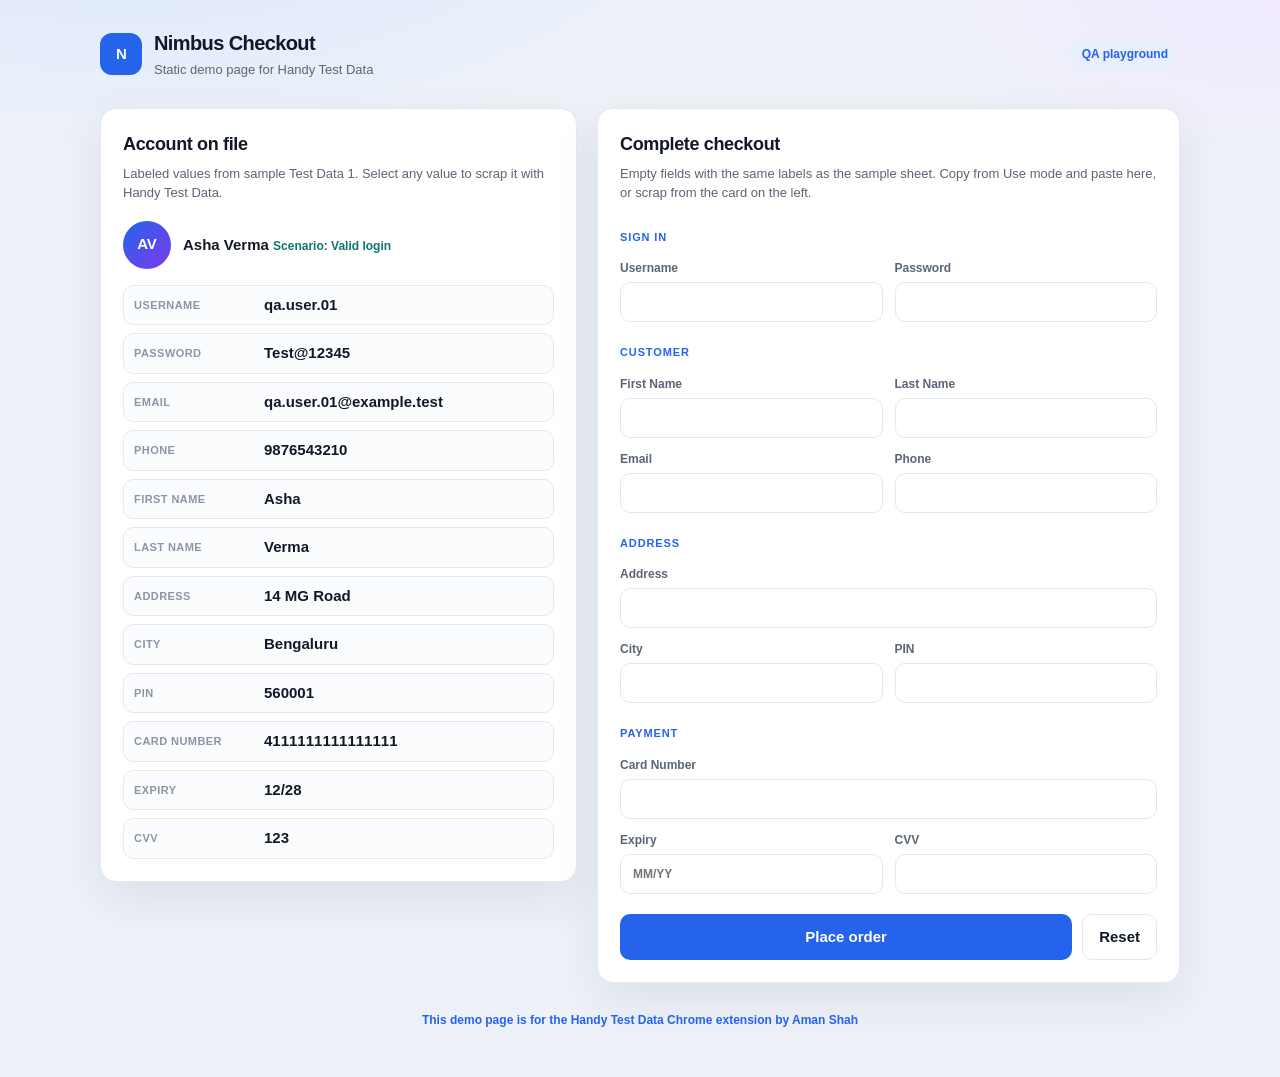
<file: demo/index.html>
<!DOCTYPE html>
<html lang="en">
  <head>
    <meta charset="UTF-8" />
    <meta name="viewport" content="width=device-width, initial-scale=1" />
    <title>Nimbus Checkout — Handy Test Data demo</title>
    <style>
      :root {
        --bg: #eef2f8;
        --surface: #ffffff;
        --ink: #111827;
        --muted: #5b6575;
        --faint: #8b95a5;
        --line: #e4e8f0;
        --accent: #2563eb;
        --accent-hover: #1d4ed8;
        --accent-soft: #e8eefc;
        --ok: #0f766e;
        --radius: 16px;
        --shadow: 0 18px 50px rgba(15, 23, 42, 0.08);
      }

      * {
        box-sizing: border-box;
      }

      html,
      body {
        margin: 0;
        min-height: 100%;
        background:
          radial-gradient(1200px 500px at 10% -10%, #dbe7ff 0%, transparent 55%),
          radial-gradient(900px 400px at 100% 0%, #f0e9ff 0%, transparent 45%),
          var(--bg);
        color: var(--ink);
        font: 15px/1.5 -apple-system, BlinkMacSystemFont, "Segoe UI", Helvetica, Arial, sans-serif;
      }

      .page {
        max-width: 1120px;
        margin: 0 auto;
        padding: 28px 20px 48px;
      }

      header {
        display: flex;
        align-items: center;
        justify-content: space-between;
        gap: 16px;
        margin-bottom: 28px;
      }

      .brand {
        display: flex;
        align-items: center;
        gap: 12px;
      }

      .logo {
        width: 42px;
        height: 42px;
        border-radius: 12px;
        background: var(--accent);
        color: #fff;
        display: grid;
        place-items: center;
        font-weight: 700;
        letter-spacing: -0.04em;
      }

      .brand h1 {
        margin: 0;
        font-size: 20px;
        letter-spacing: -0.03em;
      }

      .brand p {
        margin: 2px 0 0;
        color: var(--muted);
        font-size: 13px;
      }

      .badge {
        background: var(--accent-soft);
        color: var(--accent);
        border-radius: 999px;
        padding: 7px 12px;
        font-size: 12px;
        font-weight: 600;
      }

      .grid {
        display: grid;
        grid-template-columns: 0.9fr 1.1fr;
        gap: 20px;
        align-items: start;
      }

      @media (max-width: 860px) {
        .grid {
          grid-template-columns: 1fr;
        }
      }

      .card {
        background: var(--surface);
        border: 1px solid var(--line);
        border-radius: var(--radius);
        box-shadow: var(--shadow);
        padding: 22px;
      }

      .card h2 {
        margin: 0 0 6px;
        font-size: 18px;
        letter-spacing: -0.02em;
      }

      .lead {
        margin: 0 0 18px;
        color: var(--muted);
        font-size: 13px;
      }

      .profile-head {
        display: flex;
        align-items: center;
        gap: 12px;
        margin-bottom: 16px;
      }

      .avatar {
        width: 48px;
        height: 48px;
        border-radius: 50%;
        background: linear-gradient(135deg, #2563eb, #7c3aed);
        color: #fff;
        display: grid;
        place-items: center;
        font-weight: 700;
      }

      .scenario {
        display: inline-block;
        margin-top: 4px;
        color: var(--ok);
        font-size: 12px;
        font-weight: 600;
      }

      dl {
        margin: 0;
        display: grid;
        gap: 8px;
      }

      .row {
        display: grid;
        grid-template-columns: 120px 1fr;
        gap: 10px;
        padding: 8px 10px;
        border: 1px solid var(--line);
        border-radius: 10px;
        background: #fbfcfe;
      }

      dt {
        color: var(--faint);
        font-size: 11px;
        font-weight: 600;
        letter-spacing: 0.04em;
        text-transform: uppercase;
        align-self: center;
      }

      dd {
        margin: 0;
        font-weight: 600;
        word-break: break-word;
      }

      form {
        display: grid;
        gap: 14px;
      }

      .section-label {
        margin: 8px 0 0;
        color: var(--accent);
        font-size: 11px;
        font-weight: 700;
        letter-spacing: 0.08em;
        text-transform: uppercase;
      }

      .fields {
        display: grid;
        grid-template-columns: 1fr 1fr;
        gap: 12px;
      }

      .fields .wide {
        grid-column: 1 / -1;
      }

      label {
        display: flex;
        flex-direction: column;
        gap: 5px;
        font-size: 12px;
        font-weight: 600;
        color: var(--muted);
      }

      input {
        border: 1px solid var(--line);
        border-radius: 10px;
        padding: 10px 12px;
        font: inherit;
        color: var(--ink);
        background: #fff;
      }

      input:focus {
        outline: 2px solid var(--accent);
        outline-offset: 1px;
        border-color: var(--accent);
      }

      .actions {
        display: flex;
        gap: 10px;
        margin-top: 6px;
      }

      button {
        border: 0;
        border-radius: 10px;
        padding: 11px 16px;
        font: inherit;
        font-weight: 600;
        cursor: pointer;
      }

      .primary {
        background: var(--accent);
        color: #fff;
        flex: 1;
      }

      .primary:hover {
        background: var(--accent-hover);
      }

      .ghost {
        background: #fff;
        color: var(--ink);
        border: 1px solid var(--line);
      }

      footer {
        margin-top: 28px;
        text-align: center;
        color: var(--accent);
        font-size: 12px;
        font-weight: 700;
      }

      .hint {
        margin-top: 14px;
        padding: 10px 12px;
        background: var(--accent-soft);
        color: #1e3a8a;
        border-radius: 10px;
        font-size: 12px;
      }
    </style>
  </head>
  <body>
    <div class="page">
      <header>
        <div class="brand">
          <div class="logo">N</div>
          <div>
            <h1>Nimbus Checkout</h1>
            <p>Static demo page for Handy Test Data</p>
          </div>
        </div>
        <span class="badge">QA playground</span>
      </header>

      <div class="grid">
        <section class="card" aria-label="Account on file">
          <h2>Account on file</h2>
          <p class="lead">Labeled values from sample Test Data 1. Select any value to scrap it with Handy Test Data.</p>
          <div class="profile-head">
            <div class="avatar">AV</div>
            <div>
              <strong>Asha Verma</strong>
              <div class="scenario">Scenario: Valid login</div>
            </div>
          </div>
          <dl>
            <div class="row"><dt>Username</dt><dd>qa.user.01</dd></div>
            <div class="row"><dt>Password</dt><dd>Test@12345</dd></div>
            <div class="row"><dt>Email</dt><dd>qa.user.01@example.test</dd></div>
            <div class="row"><dt>Phone</dt><dd>9876543210</dd></div>
            <div class="row"><dt>First Name</dt><dd>Asha</dd></div>
            <div class="row"><dt>Last Name</dt><dd>Verma</dd></div>
            <div class="row"><dt>Address</dt><dd>14 MG Road</dd></div>
            <div class="row"><dt>City</dt><dd>Bengaluru</dd></div>
            <div class="row"><dt>PIN</dt><dd>560001</dd></div>
            <div class="row"><dt>Card Number</dt><dd>4111111111111111</dd></div>
            <div class="row"><dt>Expiry</dt><dd>12/28</dd></div>
            <div class="row"><dt>CVV</dt><dd>123</dd></div>
          </dl>
        </section>

        <section class="card" aria-label="Checkout form">
          <h2>Complete checkout</h2>
          <p class="lead">Empty fields with the same labels as the sample sheet. Copy from Use mode and paste here, or scrap from the card on the left.</p>
          <form action="#" method="get" onsubmit="event.preventDefault(); this.querySelector('.hint').hidden = false;">
            <p class="section-label">Sign in</p>
            <div class="fields">
              <label>Username <input name="username" id="username" autocomplete="username" /></label>
              <label>Password <input name="password" id="password" type="password" autocomplete="current-password" /></label>
            </div>

            <p class="section-label">Customer</p>
            <div class="fields">
              <label>First Name <input name="first-name" id="first-name" autocomplete="given-name" /></label>
              <label>Last Name <input name="last-name" id="last-name" autocomplete="family-name" /></label>
              <label>Email <input name="email" id="email" type="email" autocomplete="email" /></label>
              <label>Phone <input name="phone" id="phone" autocomplete="tel" /></label>
            </div>

            <p class="section-label">Address</p>
            <div class="fields">
              <label class="wide">Address <input name="address" id="address" autocomplete="street-address" /></label>
              <label>City <input name="city" id="city" autocomplete="address-level2" /></label>
              <label>PIN <input name="pin" id="pin" autocomplete="postal-code" /></label>
            </div>

            <p class="section-label">Payment</p>
            <div class="fields">
              <label class="wide">Card Number <input name="card-number" id="card-number" inputmode="numeric" /></label>
              <label>Expiry <input name="expiry" id="expiry" placeholder="MM/YY" /></label>
              <label>CVV <input name="cvv" id="cvv" inputmode="numeric" /></label>
            </div>

            <div class="actions">
              <button class="primary" type="submit">Place order</button>
              <button class="ghost" type="reset">Reset</button>
            </div>
            <p class="hint" hidden>Demo only — nothing is submitted. Swap Test Data rows in Handy Test Data and try again.</p>
          </form>
        </section>
      </div>

      <footer>This demo page is for the Handy Test Data Chrome extension by Aman Shah</footer>
    </div>
  </body>
</html>
</file>
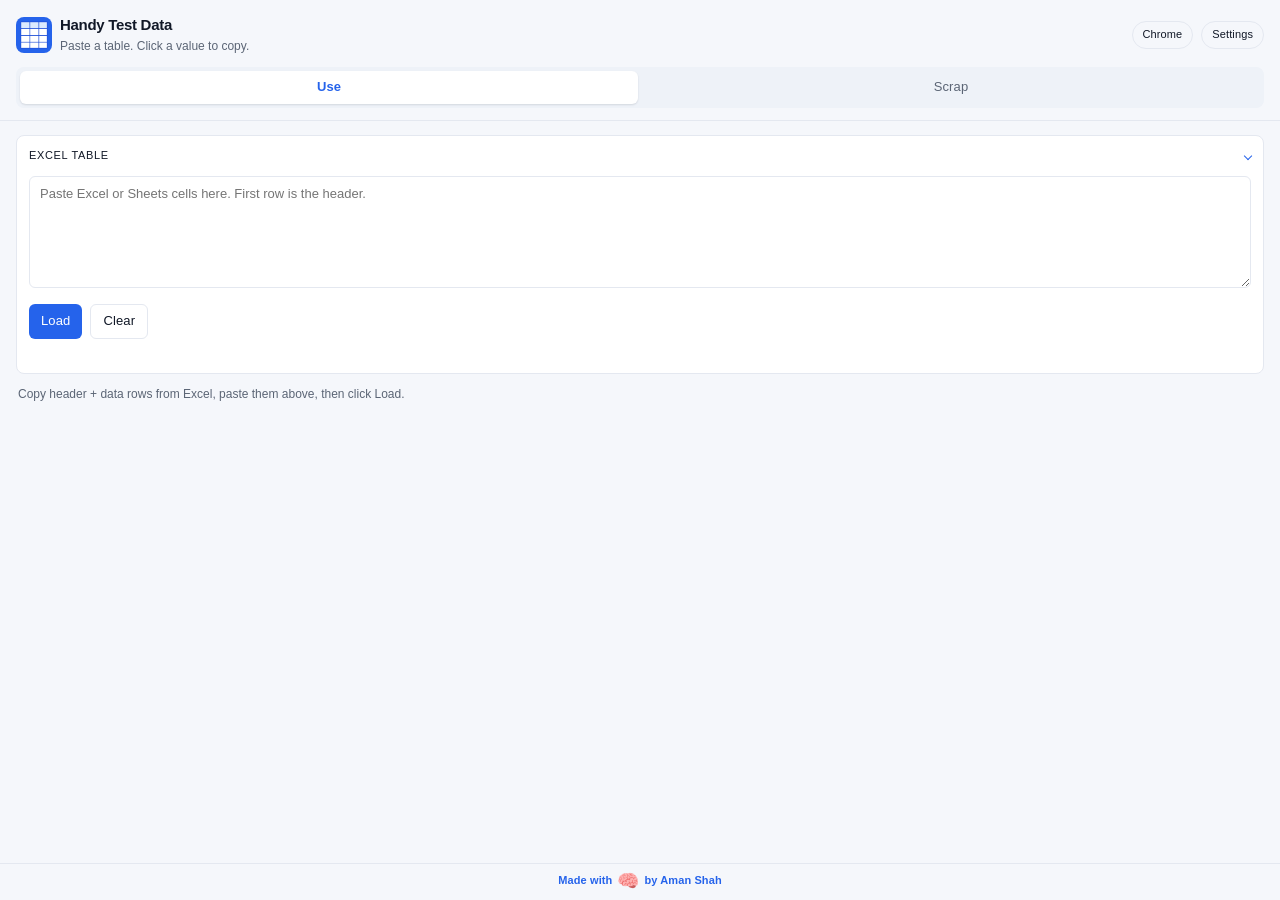
<file: sidepanel.html>
<!DOCTYPE html>
<html lang="en">
  <head>
    <meta charset="UTF-8" />
    <meta name="viewport" content="width=device-width, initial-scale=1" />
    <meta
      http-equiv="Content-Security-Policy"
      content="default-src 'none'; style-src 'self'; script-src 'self'; img-src 'self'; connect-src 'none'; base-uri 'none'; form-action 'none'"
    />
    <title>Handy Test Data</title>
    <link rel="stylesheet" href="sidepanel.css" />
  </head>
  <body>
    <div class="top-chrome">
      <header class="app-header">
        <img class="app-icon" src="icons/icon48.png" width="36" height="36" alt="" />
        <div class="header-copy">
          <h1>Handy Test Data</h1>
          <p id="header-blurb">Paste a table. Click a value to copy.</p>
        </div>
        <button type="button" id="theme-toggle" class="theme-toggle" aria-label="Matching Chrome. Switch to dark mode">
          Chrome
        </button>
        <button type="button" id="settings-toggle" class="theme-toggle" aria-label="Open settings">
          Settings
        </button>
      </header>

      <div id="mode-switch" class="mode-switch" role="group" aria-label="Mode">
        <button type="button" id="mode-use" class="mode-btn active" aria-pressed="true">Use</button>
        <button type="button" id="mode-scrap" class="mode-btn" aria-pressed="false">Scrap</button>
      </div>
    </div>

    <div class="panel-body">
      <div id="use-mode">
        <section class="paste-card" aria-label="Excel table">
          <button
            type="button"
            id="paste-toggle"
            class="accordion-toggle"
            aria-expanded="true"
            aria-controls="paste-panel"
          >
            <span>Excel table</span>
            <span class="chevron" aria-hidden="true"></span>
          </button>
          <div id="paste-panel" class="accordion-panel">
            <label class="visually-hidden" for="paste-input">Paste Excel table</label>
            <textarea
              id="paste-input"
              rows="5"
              spellcheck="false"
              autocomplete="off"
              placeholder="Paste Excel or Sheets cells here. First row is the header."
            ></textarea>
            <div class="actions">
              <button id="load-btn" type="button" class="primary">Load</button>
              <button id="clear-btn" type="button" class="ghost">Clear</button>
            </div>
            <p id="status-message" class="status" role="status" aria-live="polite"></p>
          </div>
        </section>

        <section id="results" class="results hidden" aria-label="Test data">
          <label class="field-label" for="row-select">Test data set</label>
          <select id="row-select"></select>
          <p id="row-subtitle" class="subtitle"></p>
          <div id="fields" class="fields"></div>
        </section>

        <p id="empty-state" class="empty-state">
          Copy header + data rows from Excel, paste them above, then click Load.
        </p>
      </div>

      <div id="scrap-mode" class="hidden">
        <div class="mode-switch scrap-tabs" role="group" aria-label="Scrap type">
          <button type="button" id="scrap-tab-headered" class="mode-btn active" aria-pressed="true">Headered</button>
          <button type="button" id="scrap-tab-unorganised" class="mode-btn" aria-pressed="false">Random</button>
        </div>

        <div id="scrap-headered">
          <section class="paste-card" aria-label="Header row">
            <button
              type="button"
              id="scrap-header-toggle"
              class="accordion-toggle"
              aria-expanded="true"
              aria-controls="scrap-header-panel"
            >
              <span>Header row</span>
              <span class="chevron" aria-hidden="true"></span>
            </button>
            <div id="scrap-header-panel" class="accordion-panel">
              <label class="visually-hidden" for="scrap-header-input">Paste header row</label>
              <textarea
                id="scrap-header-input"
                rows="2"
                spellcheck="false"
                autocomplete="off"
                placeholder="Paste or type the Excel header row."
              ></textarea>
              <div class="actions">
                <button id="scrap-set-headers" type="button" class="primary">Set headers</button>
                <button id="scrap-use-headers" type="button" class="ghost">Use table headers</button>
                <button id="scrap-clear-headers" type="button" class="ghost">Clear headers</button>
              </div>
              <p id="scrap-status" class="status" role="status" aria-live="polite"></p>
            </div>
          </section>

          <section id="scrap-form" class="results hidden" aria-label="Scrap fields">
            <div class="row-switch" role="group" aria-label="Scrap rows">
              <button id="scrap-row-prev" type="button" class="row-nav" aria-label="Previous row">‹</button>
              <div id="scrap-row-chips" class="row-chips"></div>
              <button id="scrap-add-row" type="button" class="row-add">+ Row</button>
              <button id="scrap-row-next" type="button" class="row-nav" aria-label="Next row">›</button>
            </div>
            <div id="scrap-fields" class="fields"></div>
          </section>

          <p id="scrap-empty" class="empty-state">
            Paste a header row, or use the table headers from Use mode.
          </p>
        </div>

        <div id="scrap-unorganised" class="hidden">
          <p id="unorg-hint" class="empty-state">
            Select text on a page, then press Alt + Shift + S or use Add selected text below.
          </p>
          <div id="unorg-list" class="fields"></div>
          <div class="unorg-capture">
            <p class="field-label">Add selected text</p>
            <div class="actions unorg-actions">
              <button id="unorg-as-label" type="button" class="ghost">As Label</button>
              <button id="unorg-as-value-to-last" type="button" class="ghost" disabled>As Value To Last Label</button>
              <button id="unorg-as-value" type="button" class="ghost">As Value</button>
            </div>
          </div>
          <p id="unorg-status" class="status" role="status" aria-live="polite"></p>
        </div>
      </div>

      <div id="settings-view" class="hidden">
        <section class="results" aria-label="Chrome color">
          <p class="field-label">Chrome color</p>
          <p class="subtitle">
            Chrome does not share the Appearance color chip with extensions. Pick the same color
            here when the header is set to Chrome.
          </p>
          <div
            id="chrome-color-chips"
            class="chrome-color-chips"
            role="listbox"
            aria-label="Chrome appearance colors"
          ></div>
          <label class="chrome-color-custom">
            Custom
            <input id="chrome-color-custom" type="color" value="#8cabe4" />
          </label>
        </section>
        <section class="results" aria-label="Shortcut settings">
          <p class="field-label">Capture shortcut</p>
          <p id="shortcut-display" class="shortcut-display">Alt + Shift + S</p>
          <p class="subtitle">Select text on a website, then press this combo to add it to Random scrap.</p>
          <div class="actions">
            <button id="shortcut-record" type="button" class="primary">Record shortcut</button>
            <button id="shortcut-reset" type="button" class="ghost">Reset</button>
          </div>
          <p id="shortcut-status" class="status" role="status" aria-live="polite"></p>
        </section>
      </div>
    </div>

    <div id="scrap-actions" class="sticky-actions hidden">
      <div id="scrap-capture" class="unorg-capture hidden">
        <p class="field-label">Add selected text</p>
        <div id="scrap-capture-actions" class="actions unorg-actions"></div>
      </div>
      <label class="copy-option">
        <input id="scrap-include-header" type="checkbox" />
        Include Header
      </label>
      <div class="actions">
        <button id="scrap-copy" type="button" class="primary" title="Copy as Excel rows">Copy Row</button>
        <button id="scrap-clear-values" type="button" class="ghost" title="Clear values in the active row">Clear Row</button>
        <button id="scrap-clear-all" type="button" class="ghost hidden" title="Delete all rows. Headers stay.">Delete Rows</button>
      </div>
    </div>

    <footer class="app-footer">
      Made with <span class="brain-icon" aria-hidden="true">🧠</span> by Aman Shah
    </footer>

    <div id="toast" class="toast" role="status" aria-live="polite"></div>

    <script src="parser.js"></script>
    <script src="sidepanel.js"></script>
  </body>
</html>
</file>
<file: sidepanel.css>
:root {
  --bg: #f5f7fb;
  --surface: #ffffff;
  --ink: #111827;
  --muted: #5b6575;
  --faint: #8b95a5;
  --line: #e4e8f0;
  --fill: #eef2f8;
  --fill-hover: #e5ebf5;
  --accent: #2563eb;
  --accent-hover: #1d4ed8;
  --accent-soft: #e8eefc;
  --on-accent: #ffffff;
  --radius: 8px;
  color-scheme: light;
}

:root[data-theme="dark"] {
  --bg: #0f141c;
  --surface: #171d28;
  --ink: #f3f5f8;
  --muted: #9aa4b5;
  --faint: #7d8798;
  --line: #2a3342;
  --fill: #1e2633;
  --fill-hover: #252e3d;
  --accent: #60a5fa;
  --accent-hover: #3b82f6;
  --accent-soft: #1b283c;
  --on-accent: #0b1220;
  color-scheme: dark;
}

@media (prefers-color-scheme: dark) {
  :root:not([data-theme="light"]) {
    --bg: #0f141c;
    --surface: #171d28;
    --ink: #f3f5f8;
    --muted: #9aa4b5;
    --faint: #7d8798;
    --line: #2a3342;
    --fill: #1e2633;
    --fill-hover: #252e3d;
    --accent: #60a5fa;
    --accent-hover: #3b82f6;
    --accent-soft: #1b283c;
    --on-accent: #0b1220;
    color-scheme: dark;
  }
}

html[data-chrome-color] {
  --bg: var(--seed-bg) !important;
  --surface: var(--seed-surface) !important;
  --ink: var(--seed-ink) !important;
  --muted: var(--seed-muted) !important;
  --faint: var(--seed-faint) !important;
  --line: var(--seed-line) !important;
  --fill: var(--seed-fill) !important;
  --fill-hover: var(--seed-fill-hover) !important;
  --accent: var(--seed-accent) !important;
  --accent-hover: var(--seed-accent-hover) !important;
  --accent-soft: var(--seed-accent-soft) !important;
  --on-accent: var(--seed-on-accent) !important;
}

html[data-chrome-color="dark"] {
  color-scheme: dark !important;
}

html[data-chrome-color="light"] {
  color-scheme: light !important;
}

* {
  box-sizing: border-box;
}

html,
body {
  margin: 0;
  padding: 0;
  height: 100%;
  background: var(--bg);
  color: var(--ink);
  font: 13px/1.45 -apple-system, BlinkMacSystemFont, "Segoe UI", Helvetica, Arial, sans-serif;
  -webkit-font-smoothing: antialiased;
}

body {
  min-height: 100vh;
  display: flex;
  flex-direction: column;
  overflow: hidden;
}

.top-chrome {
  flex-shrink: 0;
  padding: 14px 16px 12px;
  background: var(--bg);
  border-bottom: 1px solid var(--line);
}

.app-header {
  display: flex;
  align-items: center;
  gap: 8px;
  margin-bottom: 12px;
}

.app-icon {
  width: 36px;
  height: 36px;
  border-radius: 8px;
  flex-shrink: 0;
}

.header-copy {
  min-width: 0;
  flex: 1;
}

.header-copy h1 {
  margin: 0;
  font-size: 15px;
  font-weight: 600;
  letter-spacing: -0.02em;
}

.header-copy p {
  margin: 2px 0 0;
  color: var(--muted);
  font-size: 12px;
}

.theme-toggle {
  flex-shrink: 0;
  background: transparent;
  color: var(--ink);
  border: 1px solid var(--line);
  border-radius: 999px;
  padding: 5px 10px;
  font-size: 11px;
  font-weight: 500;
}

.theme-toggle:hover {
  background: var(--fill);
  border-color: var(--accent);
  color: var(--accent);
}

.mode-switch {
  display: grid;
  grid-template-columns: 1fr 1fr;
  gap: 4px;
  margin: 0;
  padding: 4px;
  background: var(--fill);
  border-radius: 8px;
}

.panel-body {
  flex: 1;
  overflow: auto;
  padding: 14px 16px 20px;
}

.sticky-actions {
  flex-shrink: 0;
  padding: 10px 16px 14px;
  background: var(--surface);
  border-top: 1px solid var(--line);
}

.sticky-actions .unorg-capture {
  margin: 0 0 10px;
}

.sticky-actions .unorg-capture .field-label {
  margin-bottom: 6px;
}

.sticky-actions .copy-option {
  margin: 0 0 8px;
}

.sticky-actions .actions {
  margin-top: 0;
}

.sticky-actions .actions button {
  flex: 1;
  min-width: 0;
  padding: 7px 8px;
  white-space: nowrap;
}

.mode-btn {
  background: transparent;
  color: var(--muted);
  border: 0;
  border-radius: 6px;
  padding: 7px 10px;
  font-weight: 500;
}

.mode-btn:hover {
  color: var(--ink);
  background: var(--fill-hover);
}

.mode-btn.active,
.mode-btn[aria-pressed="true"] {
  background: var(--surface);
  color: var(--accent);
  font-weight: 600;
  box-shadow: 0 1px 2px rgba(15, 23, 42, 0.12);
}

.mode-btn.active:hover,
.mode-btn[aria-pressed="true"]:hover {
  background: var(--surface);
  color: var(--accent);
}

.mode-btn:focus-visible {
  outline: 2px solid var(--accent);
  outline-offset: 2px;
}

.mode-btn.active:focus-visible,
.mode-btn[aria-pressed="true"]:focus-visible {
  outline-color: var(--accent-hover);
}

.scrap-tabs {
  margin-bottom: 12px;
}

.row-switch {
  display: flex;
  align-items: center;
  gap: 4px;
  margin: 0 0 10px;
  padding: 4px;
  background: var(--fill);
  border-radius: 8px;
}

.row-nav {
  flex-shrink: 0;
  width: 28px;
  padding: 4px 0;
  background: transparent;
  color: var(--ink);
  font-size: 16px;
  line-height: 1;
}

.row-nav:hover:not(:disabled) {
  color: var(--accent);
  background: var(--fill-hover);
}

.row-nav:disabled {
  opacity: 0.35;
  cursor: not-allowed;
}

.row-chips {
  position: relative;
  display: flex;
  flex: 1;
  min-width: 0;
  gap: 4px;
  overflow-x: auto;
  scroll-behavior: smooth;
  scrollbar-width: none;
}

.row-chips::-webkit-scrollbar {
  display: none;
}

.row-chip {
  flex: 0 0 auto;
  min-width: 36px;
  padding: 5px 8px;
  background: transparent;
  color: var(--muted);
  border: 0;
  border-radius: 6px;
  font-size: 12px;
  font-weight: 500;
}

.row-chip:hover {
  color: var(--ink);
  background: var(--fill-hover);
}

.row-chip.active {
  background: var(--surface);
  color: var(--accent);
  font-weight: 600;
  box-shadow: 0 1px 2px rgba(15, 23, 42, 0.12);
}

.row-add {
  flex-shrink: 0;
  min-width: 52px;
  padding: 5px 8px;
  background: var(--surface);
  color: var(--accent);
  border: 0;
  border-radius: 6px;
  font-size: 12px;
  font-weight: 600;
  box-shadow: 0 1px 2px rgba(15, 23, 42, 0.12);
}

.row-add:hover:not(:disabled) {
  color: var(--accent-hover);
}

.row-add:disabled {
  opacity: 0.35;
  cursor: not-allowed;
}

.shortcut-display {
  margin: 0 0 8px;
  font-size: 16px;
  font-weight: 600;
  letter-spacing: 0.01em;
}

.chrome-color-chips {
  display: flex;
  flex-wrap: wrap;
  gap: 10px;
  margin: 10px 0 12px;
}

.chrome-color-chip {
  width: 28px;
  height: 28px;
  padding: 0;
  border: 1px solid rgb(0 0 0 / 18%);
  border-radius: 50%;
  background: var(--fill);
  cursor: pointer;
}

.chrome-color-chip-default {
  background: conic-gradient(#d1d5db 0 50%, #4b5563 0);
}

.chrome-color-chip[aria-selected="true"] {
  outline: 2px solid var(--ink);
  outline-offset: 2px;
}

.chrome-color-custom {
  display: flex;
  align-items: center;
  gap: 8px;
  color: var(--muted);
  font-size: 12px;
}

.chrome-color-custom input {
  width: 28px;
  height: 28px;
  padding: 0;
  border: 1px solid var(--line);
  border-radius: 50%;
  background: transparent;
  cursor: pointer;
}

.unorg-item {
  position: relative;
  gap: 8px;
  padding-right: 30px;
}

.unorg-item label {
  display: flex;
  flex-direction: column;
  gap: 4px;
}

.paste-card,
.results {
  background: var(--surface);
  border: 1px solid var(--line);
  border-radius: var(--radius);
  padding: 12px;
  margin-bottom: 12px;
}

.paste-card {
  padding: 0;
}

.accordion-toggle {
  display: flex;
  align-items: center;
  justify-content: space-between;
  width: 100%;
  background: transparent;
  color: var(--ink);
  border: 0;
  border-radius: var(--radius);
  padding: 12px;
  font: inherit;
  font-size: 11px;
  font-weight: 500;
  letter-spacing: 0.06em;
  text-transform: uppercase;
  text-align: left;
}

.accordion-toggle:hover {
  background: var(--fill);
}

.chevron {
  width: 6px;
  height: 6px;
  border-right: 1.5px solid var(--accent);
  border-bottom: 1.5px solid var(--accent);
  transform: rotate(45deg);
  transition: transform 0.16s ease;
}

.paste-card.collapsed .chevron {
  transform: rotate(-45deg);
}

.accordion-panel {
  padding: 0 12px 12px;
}

.paste-card.collapsed .accordion-panel {
  display: none;
}

.visually-hidden {
  position: absolute;
  width: 1px;
  height: 1px;
  padding: 0;
  margin: -1px;
  overflow: hidden;
  clip: rect(0, 0, 0, 0);
  white-space: nowrap;
  border: 0;
}

.field-label {
  display: block;
  margin-bottom: 6px;
  font-size: 11px;
  font-weight: 500;
  color: var(--faint);
  letter-spacing: 0.06em;
  text-transform: uppercase;
}

textarea,
select,
input[type="text"] {
  width: 100%;
  border: 1px solid var(--line);
  border-radius: 6px;
  background: var(--surface);
  color: var(--ink);
  font: inherit;
  padding: 8px 10px;
  appearance: none;
}

textarea {
  resize: vertical;
  min-height: 88px;
}

#scrap-header-input {
  min-height: 56px;
}

select {
  background-image: linear-gradient(45deg, transparent 50%, var(--ink) 50%),
    linear-gradient(135deg, var(--ink) 50%, transparent 50%);
  background-position: calc(100% - 14px) 50%, calc(100% - 9px) 50%;
  background-size: 5px 5px, 5px 5px;
  background-repeat: no-repeat;
  padding-right: 28px;
}

textarea:focus,
select:focus,
input[type="text"]:focus,
button:focus-visible {
  outline: 1px solid var(--accent);
  outline-offset: 1px;
}

.actions {
  display: flex;
  flex-wrap: wrap;
  gap: 8px;
  margin-top: 10px;
}

.unorg-capture {
  margin-top: 10px;
}

.unorg-capture .field-label {
  margin-bottom: 6px;
}

.unorg-actions {
  display: grid;
  grid-template-columns: 1fr 1.5fr 1fr;
  gap: 6px;
  margin-top: 0;
}

.unorg-actions button {
  min-width: 0;
  padding: 7px 6px;
  font-size: 12px;
  white-space: nowrap;
  overflow: hidden;
  text-overflow: ellipsis;
}

#scrap-capture-actions {
  grid-template-columns: repeat(3, 1fr);
}

#scrap-capture-actions:has(button:only-child) {
  grid-template-columns: 1fr;
}

button {
  border: 0;
  border-radius: 6px;
  padding: 7px 12px;
  font: inherit;
  font-weight: 500;
  letter-spacing: 0.01em;
  cursor: pointer;
}

button.primary {
  background: var(--accent);
  color: var(--on-accent);
}

button.primary:hover {
  background: var(--accent-hover);
}

button.ghost {
  background: transparent;
  color: var(--ink);
  border: 1px solid var(--line);
}

button.ghost:hover {
  background: var(--fill);
  border-color: var(--accent);
}

button.ghost:disabled {
  opacity: 0.45;
  cursor: not-allowed;
}

button.ghost:disabled:hover {
  background: transparent;
  border-color: var(--line);
}

button.unorg-close {
  position: absolute;
  top: 6px;
  right: 6px;
  width: 22px;
  height: 22px;
  padding: 0;
  border: 0;
  border-radius: 4px;
  background: transparent;
  color: var(--muted);
  font-size: 16px;
  line-height: 1;
}

button.unorg-close:hover {
  background: var(--fill);
  color: var(--ink);
}

.status {
  min-height: 1.2em;
  margin: 8px 0 0;
  font-size: 12px;
  color: var(--muted);
}

.status.error {
  color: var(--ink);
}

.status.ok {
  color: var(--accent);
}

.subtitle {
  margin: 8px 0 10px;
  color: var(--muted);
  font-size: 12px;
}

.fields {
  display: flex;
  flex-direction: column;
  gap: 6px;
}

.field-card {
  display: flex;
  flex-direction: column;
  gap: 2px;
  width: 100%;
  text-align: left;
  background: var(--surface);
  border: 1px solid var(--line);
  border-radius: 6px;
  padding: 9px 11px;
  cursor: pointer;
  color: inherit;
  font: inherit;
  font-weight: 400;
}

.field-card:hover,
.field-card:focus-visible {
  background: var(--accent-soft);
  border-color: var(--accent);
}

.field-card.copied {
  background: var(--accent);
  border-color: var(--accent);
}

.field-card.copied .field-name,
.field-card.copied .field-value,
.field-card.copied .field-value.empty {
  color: var(--on-accent);
}

.field-name {
  font-size: 11px;
  font-weight: 500;
  color: var(--faint);
  letter-spacing: 0.02em;
}

.field-value {
  font-size: 13px;
  font-weight: 500;
  color: var(--ink);
  word-break: break-word;
  white-space: pre-wrap;
}

.field-value.empty {
  color: var(--faint);
  font-weight: 400;
}

.empty-state {
  margin: 4px 2px 0;
  color: var(--muted);
  font-size: 12px;
}

.scrap-field {
  display: flex;
  flex-direction: column;
  gap: 4px;
  background: var(--surface);
  border: 1px solid var(--line);
  border-radius: 6px;
  padding: 9px 11px;
}

.scrap-field input[type="text"] {
  padding: 6px 0;
  border: 0;
  border-radius: 0;
  background: transparent;
}

.scrap-field input[type="text"]:focus {
  outline: none;
  border-bottom: 1px solid var(--accent);
}

.copy-option {
  display: flex;
  align-items: center;
  gap: 8px;
  margin: 12px 0 4px;
  font-size: 12px;
  color: var(--ink);
  cursor: pointer;
}

.copy-option input {
  accent-color: var(--accent);
}

.app-footer {
  display: flex;
  align-items: center;
  justify-content: center;
  gap: 5px;
  flex-shrink: 0;
  margin: 0;
  padding: 8px 16px 10px;
  background: var(--bg);
  border-top: 1px solid var(--line);
  color: var(--accent);
  font-size: 11px;
  font-weight: 700;
  letter-spacing: 0.01em;
  text-align: center;
}

.brain-icon {
  display: inline-block;
  flex-shrink: 0;
  color: initial;
  font-family: "Apple Color Emoji", "Segoe UI Emoji", "Noto Color Emoji", sans-serif;
  font-size: 18px;
  font-weight: 400;
  font-style: normal;
  line-height: 1;
  letter-spacing: 0;
}

.hidden {
  display: none;
}

.toast {
  position: fixed;
  left: 16px;
  right: 16px;
  bottom: 108px;
  background: var(--accent);
  color: var(--on-accent);
  border-radius: 6px;
  padding: 9px 12px;
  font-size: 12px;
  font-weight: 500;
  opacity: 0;
  transform: translateY(6px);
  pointer-events: none;
  transition: opacity 0.16s ease, transform 0.16s ease;
  z-index: 10;
}

.toast.show {
  opacity: 1;
  transform: translateY(0);
}

body:has(#scrap-actions.hidden) .toast {
  bottom: 40px;
}

body:has(#scrap-capture:not(.hidden)) .toast {
  bottom: 168px;
}
</file>
